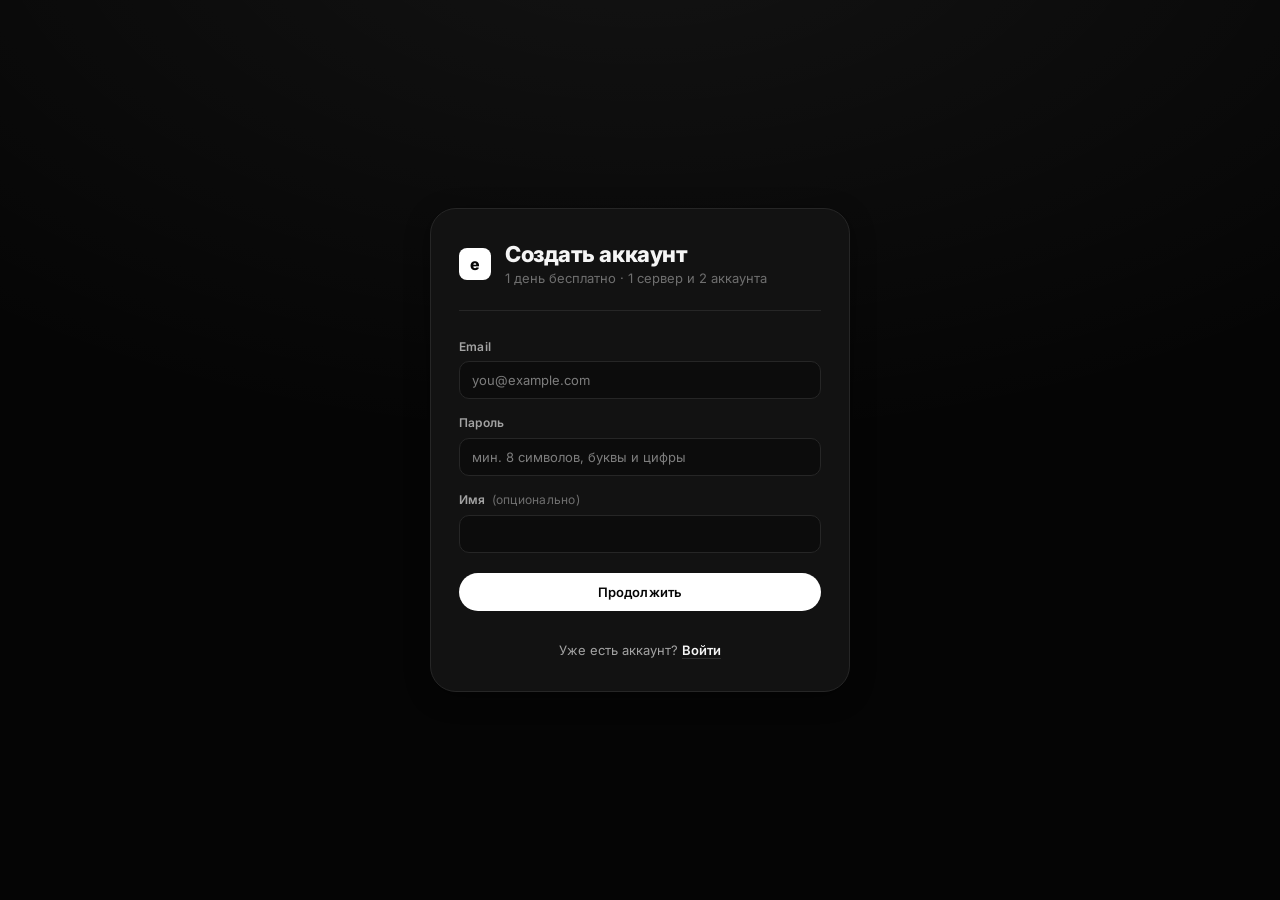
<file: frontend/register.html>
<!DOCTYPE html>
<html lang="ru">
<head>
  <meta charset="UTF-8" />
  <meta name="viewport" content="width=device-width, initial-scale=1.0, viewport-fit=cover" />
  <meta name="theme-color" content="#050505" />
  <title>exsender · Регистрация</title>
  <link rel="preconnect" href="https://fonts.googleapis.com" />
  <link rel="preconnect" href="https://fonts.gstatic.com" crossorigin />
  <link href="https://fonts.googleapis.com/css2?family=Inter:wght@400;500;600;700;800&display=swap" rel="stylesheet" />
  <link rel="stylesheet" href="css/style.css?v=20260608ui1" />
  <link rel="stylesheet" href="css/mobile.css?v=20260608ui1" />
</head>
<body class="login-body">
  <div class="login-wrap">
    <div class="login-card">
      <div class="login-brand">
        <a href="/" class="logo-mark">e</a>
        <div>
          <h1 class="login-title" id="registerTitle">Создать аккаунт</h1>
          <p class="login-sub" id="registerSub">1 день бесплатно · 1 сервер и 2 аккаунта</p>
        </div>
      </div>

      <div class="register-flow">
        <form id="registerForm" class="login-form register-step" autocomplete="on">
          <div class="field">
            <label class="field-label" for="email">Email</label>
            <input class="input" id="email" name="email" type="email" required autocomplete="email" placeholder="you@example.com" />
          </div>

          <div class="field">
            <label class="field-label" for="password">Пароль</label>
            <input class="input" id="password" name="password" type="password" minlength="8" required autocomplete="new-password" placeholder="мин. 8 символов, буквы и цифры" />
          </div>

          <div class="field">
            <label class="field-label" for="name">Имя <span class="field-mute">(опционально)</span></label>
            <input class="input" id="name" name="name" type="text" maxlength="80" autocomplete="name" />
          </div>

          <div class="field hp-field" aria-hidden="true">
            <label class="field-label" for="website">Website</label>
            <input class="input" id="website" name="_website" type="text" tabindex="-1" autocomplete="off" />
          </div>

          <p class="login-error" id="registerError" role="alert" aria-live="assertive" hidden></p>

          <button type="submit" class="btn-primary login-submit" id="registerBtn">
            <span>Продолжить</span>
          </button>

          <p class="login-foot">
            Уже есть аккаунт? <a href="/login">Войти</a>
          </p>
        </form>

        <div id="verifyPanel" class="login-form register-verify" hidden>
          <div class="register-verify-hero">
            <div class="register-verify-icon" aria-hidden="true">
              <img src="img/telegram-logo.svg" alt="" width="64" height="64" />
            </div>
            <h2 class="register-verify-title">Подтвердите в Telegram</h2>
            <p class="register-verify-text">
              Нажмите кнопку ниже, откройте бота и нажмите <strong>Start</strong>.
              Без этого аккаунт не создаётся.
            </p>
          </div>

          <a
            id="verifyBotLink"
            class="btn-telegram login-submit"
            href="#"
            target="_blank"
            rel="noopener noreferrer"
          >
            <img src="img/telegram-logo.svg" alt="" class="btn-telegram-icon" width="22" height="22" />
            <span id="verifyBotLabel">Открыть бота в Telegram</span>
          </a>

          <div class="register-verify-status" id="verifyWait" role="status" aria-live="polite">
            <span class="register-verify-pulse" aria-hidden="true"></span>
            <span class="register-verify-status-text">Ожидаем подтверждение…</span>
          </div>

          <p class="login-error" id="verifyError" role="alert" aria-live="assertive" hidden></p>

          <button type="button" class="btn-ghost login-submit" id="verifyBackBtn">
            Назад к форме
          </button>
        </div>
      </div>
    </div>
  </div>
  <script src="js/http.js" defer></script>
  <script src="js/register.js?v=verify2" defer></script>
</body>
</html>
</file>
<file: frontend/css/style.css>
/* ===== Reset & tokens ===== */
*, *::before, *::after { box-sizing: border-box; margin: 0; padding: 0; }

:root {
  --bg:           #050505;
  --bg-2:         #0c0c0c;
  --surface:      #121212;
  --surface-2:    #181818;
  --surface-3:    #1f1f1f;
  --line:         #262626;
  --line-2:       #2e2e2e;

  --text:         #f5f5f5;
  --text-dim:     #a3a3a3;
  --text-mute:    #6f6f6f;

  --accent:       #ffffff;
  --accent-soft:  #ededed;

  --good:         #4ade80;
  --bad:          #f87171;

  --r-sm: 10px;
  --r-md: 14px;
  --r-lg: 20px;
  --r-xl: 26px;

  --shadow: 0 6px 24px rgba(0, 0, 0, 0.4);
}

html, body { height: 100%; }

body {
  font-family: 'Inter', system-ui, -apple-system, Segoe UI, Roboto, sans-serif;
  background: var(--bg);
  color: var(--text);
  -webkit-font-smoothing: antialiased;
  font-size: 14px;
  line-height: 1.4;
}

button { font-family: inherit; cursor: pointer; border: 0; background: none; color: inherit; touch-action: manipulation; }
input  { font-family: inherit; outline: none; }
a      { color: inherit; text-decoration: none; }
svg    { width: 18px; height: 18px; flex-shrink: 0; }

/* ===== Accessibility: visible keyboard focus ===== */
:focus-visible { outline: 2px solid var(--accent); outline-offset: 2px; border-radius: 4px; }
:focus:not(:focus-visible) { outline: none; }

/* Visually hidden but available to assistive tech */
.sr-only {
  position: absolute !important;
  width: 1px; height: 1px;
  padding: 0; margin: -1px;
  overflow: hidden;
  clip: rect(0, 0, 0, 0);
  white-space: nowrap;
  border: 0;
}

/* Brighter, more readable input hints */
input::placeholder, textarea::placeholder { color: var(--text-dim); opacity: 0.75; }

/* Firefox scrollbar parity with the webkit styling used across the app */
* { scrollbar-width: thin; scrollbar-color: var(--line-2) transparent; }

/* ===== App layout ===== */
.app {
  display: grid;
  grid-template-columns: 260px 1fr;
  min-height: 100vh;
  gap: 18px;
  padding: 18px;
}

/* ===== Sidebar ===== */
.sidebar {
  background: var(--surface);
  border: 1px solid var(--line);
  border-radius: var(--r-xl);
  padding: 22px 16px;
  display: flex;
  flex-direction: column;
  gap: 18px;
  position: sticky;
  top: 18px;
  align-self: start;
  height: calc(100vh - 36px);
  overflow: hidden auto;
}

.sidebar::-webkit-scrollbar { width: 6px; }
.sidebar::-webkit-scrollbar-thumb { background: var(--line-2); border-radius: 3px; }

.logo {
  display: flex;
  align-items: center;
  gap: 10px;
  padding: 6px 8px 14px;
  border-bottom: 1px solid var(--line);
}
.logo-mark {
  width: 32px; height: 32px;
  display: grid; place-items: center;
  background: var(--accent);
  color: var(--bg);
  border-radius: 8px;
  font-weight: 800;
  font-size: 16px;
}
.logo-text {
  font-weight: 800;
  font-size: 20px;
  letter-spacing: -0.02em;
}

.nav { display: flex; flex-direction: column; gap: 4px; }
.nav-bottom { margin-top: auto; padding-top: 14px; border-top: 1px solid var(--line); }

.nav-item {
  display: flex;
  align-items: center;
  gap: 12px;
  padding: 11px 12px;
  border-radius: var(--r-sm);
  color: var(--text-dim);
  font-weight: 500;
  font-size: 14px;
  transition: background .15s, color .15s;
  position: relative;
}
.nav-item[hidden] { display: none !important; }
.nav-item .chev {
  margin-left: auto;
  width: 14px; height: 14px;
  opacity: .6;
}
.nav-item:hover {
  background: var(--surface-2);
  color: var(--text);
}
.nav-item.active {
  background: var(--surface-3);
  color: var(--text);
}
.nav-item.active::before {
  content: '';
  position: absolute;
  left: 0; top: 8px; bottom: 8px;
  width: 3px;
  background: var(--accent);
  border-radius: 0 3px 3px 0;
}

/* Sidebar bot status card */
.status-card {
  background: linear-gradient(180deg, #181818 0%, #0a0a0a 100%);
  border: 1px solid var(--line);
  border-radius: var(--r-md);
  padding: 14px 16px;
  display: flex;
  flex-direction: column;
  gap: 6px;
}
.status-row {
  display: flex;
  align-items: center;
  gap: 8px;
}
.status-title {
  font-size: 12px;
  color: var(--text-mute);
  font-weight: 500;
  text-transform: uppercase;
  letter-spacing: 0.06em;
}
.status-value {
  font-family: 'JetBrains Mono', ui-monospace, SFMono-Regular, Menlo, monospace;
  font-size: 15px;
  font-weight: 600;
  color: var(--text);
  word-break: break-all;
}
.status-meta {
  font-size: 12px;
  color: var(--text-dim);
}
.dot-led {
  width: 8px; height: 8px;
  border-radius: 50%;
  background: var(--text-mute);
  box-shadow: 0 0 0 0 rgba(0,0,0,0);
}
.dot-led.on  { background: var(--good); box-shadow: 0 0 8px rgba(74, 222, 128, 0.55); }
.dot-led.off { background: var(--bad);  box-shadow: 0 0 6px rgba(248, 113, 113, 0.4); }
.dot-led.neutral { background: var(--text-mute); box-shadow: none; }

/* ===== Main ===== */
.main {
  min-width: 0;
  display: flex;
  flex-direction: column;
  gap: 18px;
}

/* View panes — only the active tab is visible (display:flex overrides [hidden] without this) */
[data-view][hidden],
[data-view-only][hidden] {
  display: none !important;
}

[data-view]:not([hidden]) {
  display: flex;
  flex-direction: column;
  gap: 20px;
  min-width: 0;
}

/* Topbar */
.topbar {
  display: flex;
  align-items: flex-start;
  justify-content: space-between;
  gap: 16px;
  padding: 4px 4px 0;
  flex-wrap: wrap;
}
.topbar-left {
  display: flex;
  align-items: flex-start;
  gap: 12px;
  min-width: 0;
  flex: 1 1 200px;
}
.topbar-titles { min-width: 0; }
.topbar h1 { font-size: 26px; font-weight: 700; letter-spacing: -0.02em; }
.topbar .sub { color: var(--text-mute); font-size: 13px; margin-top: 2px; }

.menu-btn,
.back-btn { display: none; flex-shrink: 0; }
.back-btn:not([hidden]) { display: grid; }

.topbar-right {
  display: flex;
  align-items: flex-start;
  gap: 10px;
  flex: 1 1 320px;
  justify-content: flex-end;
  min-width: 0;
}
.topbar-tools {
  display: flex;
  align-items: center;
  flex-wrap: wrap;
  gap: 8px;
  justify-content: flex-end;
  min-width: 0;
}
.topbar-actions {
  display: flex;
  align-items: center;
  gap: 8px;
  flex-shrink: 0;
}

.search {
  display: flex;
  align-items: center;
  gap: 8px;
  background: var(--surface);
  border: 1px solid var(--line);
  border-radius: 999px;
  padding: 9px 16px;
  width: 280px;
  color: var(--text-dim);
}
.search input {
  background: transparent;
  border: 0;
  color: var(--text);
  width: 100%;
  font-size: 13px;
}
.search input::placeholder { color: var(--text-mute); }

.icon-btn {
  width: 38px; height: 38px;
  border-radius: 999px;
  background: var(--surface);
  border: 1px solid var(--line);
  color: var(--text-dim);
  display: grid; place-items: center;
  position: relative;
  transition: background .15s, color .15s, border-color .15s;
}
.icon-btn:hover { background: var(--surface-2); color: var(--text); }
.icon-btn.ghost { width: 32px; height: 32px; background: transparent; border-color: transparent; }
.icon-btn.ghost:hover { background: var(--surface-2); }
.icon-btn .dot {
  position: absolute;
  top: 8px; right: 10px;
  width: 7px; height: 7px;
  background: var(--accent);
  border-radius: 50%;
  border: 2px solid var(--surface);
}

.avatar {
  width: 38px; height: 38px;
  border-radius: 50%;
  background: linear-gradient(135deg, #2a2a2a, #1a1a1a);
  border: 1px solid var(--line);
  display: grid; place-items: center;
  font-weight: 700;
  color: var(--text);
}

/* Filter bar */
.filter-bar {
  display: flex;
  align-items: center;
  justify-content: center;
  gap: 12px;
  flex-wrap: wrap;
}

.filter-bar-end {
  justify-content: flex-end;
}

.period-tabs {
  display: flex;
  background: var(--surface);
  border: 1px solid var(--line);
  border-radius: 999px;
  padding: 4px;
  gap: 2px;
  max-width: 100%;
  overflow-x: auto;
  -webkit-overflow-scrolling: touch;
  scrollbar-width: none;
}
.period-tabs::-webkit-scrollbar { display: none; }
.period-tab {
  padding: 8px 22px;
  border-radius: 999px;
  font-weight: 500;
  color: var(--text-dim);
  font-size: 13px;
  transition: background .15s, color .15s;
  white-space: nowrap;
  flex-shrink: 0;
}
.period-tab:hover { color: var(--text); }
.period-tab.active {
  background: var(--accent);
  color: var(--bg);
  font-weight: 600;
}

.date-range {
  display: flex;
  align-items: center;
  gap: 10px;
  background: var(--surface);
  border: 1px solid var(--line);
  border-radius: 999px;
  padding: 9px 18px;
  font-weight: 500;
  font-size: 13px;
  color: var(--text-dim);
}

/* Stats */
.stats-grid {
  display: grid;
  grid-template-columns: repeat(4, 1fr);
  gap: 20px;
}
.stat-card {
  background: var(--surface);
  border: 1px solid var(--line);
  border-radius: var(--r-lg);
  padding: 22px;
  display: flex;
  flex-direction: column;
  gap: 8px;
  position: relative;
  overflow: hidden;
  transition: transform .2s, border-color .2s;
}
.stat-card:hover { transform: translateY(-2px); border-color: var(--line-2); }
/* Avoid sticky hover lift / jank on touch devices */
@media (hover: none) {
  .stat-card:hover, .btn-primary:hover, .btn-danger:hover { transform: none; }
}

.stat-card.highlight {
  background: linear-gradient(135deg, #f5f5f5 0%, #d4d4d4 100%);
  color: #0a0a0a;
  border-color: transparent;
}
.stat-card.highlight::after {
  content: '';
  position: absolute;
  inset: 0;
  background:
    repeating-linear-gradient(135deg, transparent 0 14px, rgba(0,0,0,0.03) 14px 15px);
  pointer-events: none;
}
.stat-card.highlight .stat-label,
.stat-card.highlight .stat-change em { color: rgba(0,0,0,0.55); }
.stat-card.highlight .stat-change.up    { color: #166534; }
.stat-card.highlight .stat-change.down  { color: #991b1b; }

.stat-label {
  font-size: 13px;
  color: var(--text-dim);
  font-weight: 500;
}
.stat-value {
  font-size: 28px;
  font-weight: 700;
  letter-spacing: -0.02em;
}
.stat-change {
  display: inline-flex;
  align-items: center;
  gap: 6px;
  font-size: 12px;
  font-weight: 600;
}
.stat-change svg { width: 14px; height: 14px; }
.stat-change em {
  font-style: normal;
  color: var(--text-mute);
  font-weight: 400;
  margin-left: 4px;
}
.stat-change.up   { color: var(--good); }
.stat-change.down { color: var(--bad); }

.stat-sub {
  font-size: 12px;
  color: var(--text-mute);
  font-weight: 500;
}
.stat-card.highlight .stat-sub { color: rgba(0,0,0,0.55); }

/* Card */
.card {
  background: var(--surface);
  border: 1px solid var(--line);
  border-radius: var(--r-lg);
  padding: 22px;
}
.card-head {
  display: flex;
  align-items: center;
  justify-content: space-between;
  margin-bottom: 16px;
}
.card-head h3 { font-size: 16px; font-weight: 700; }
.card-actions { display: flex; gap: 4px; align-items: center; }

.chip {
  display: inline-flex;
  align-items: center;
  gap: 6px;
  padding: 4px 10px;
  border-radius: 999px;
  background: var(--surface-2);
  border: 1px solid var(--line);
  font-size: 11px;
  font-weight: 600;
  letter-spacing: 0.04em;
  text-transform: uppercase;
  color: var(--text-dim);
  font-family: 'JetBrains Mono', ui-monospace, monospace;
}
.chip.on  { background: rgba(74, 222, 128, 0.12); border-color: rgba(74, 222, 128, 0.35); color: var(--good); }
.chip.off { background: rgba(248, 113, 113, 0.10); border-color: rgba(248, 113, 113, 0.30); color: var(--bad); }
/* Neutral chip — for idle / unknown states that are NOT errors */
.chip.neutral { background: var(--surface-2); border-color: var(--line-2); color: var(--text-dim); }

.mono { font-family: 'JetBrains Mono', ui-monospace, SFMono-Regular, monospace; }

/* Charts row */
.charts-row {
  display: grid;
  grid-template-columns: 1.45fr 0.85fr 1fr;
  gap: 20px;
}
.chart-wrap {
  height: 260px;
  position: relative;
}
.chart-empty {
  position: absolute;
  inset: 0;
  display: flex;
  align-items: center;
  justify-content: center;
  color: var(--text-mute);
  font-size: 13px;
  text-align: center;
  padding: 16px;
}
.chart-wrap canvas[hidden],
.chart-wrap .bar-chart[hidden] {
  display: none !important;
}

.bar-chart {
  display: flex;
  flex-direction: column;
  height: 100%;
  min-height: 220px;
  gap: 8px;
}
.bar-chart-rows {
  flex: 1;
  display: flex;
  flex-direction: column;
  gap: 10px;
  overflow: auto;
  padding: 4px 2px;
}
.bar-chart-row {
  display: grid;
  grid-template-columns: minmax(72px, 120px) 1fr minmax(42px, 52px);
  align-items: center;
  gap: 10px;
  min-width: 0;
}
.bar-chart-label {
  font-size: 11px;
  font-weight: 600;
  color: var(--text-mute);
  overflow: hidden;
  text-overflow: ellipsis;
  white-space: nowrap;
}
.bar-chart-track {
  display: flex;
  height: 22px;
  min-width: 0;
  background: var(--surface-2);
  border: 1px solid var(--line);
  border-radius: 8px;
  overflow: hidden;
}
.bar-chart-on {
  display: block;
  height: 100%;
  background: rgba(245, 245, 245, 0.95);
  min-width: 2px;
}
.bar-chart-off {
  display: block;
  height: 100%;
  background: rgba(60, 60, 60, 0.95);
  min-width: 2px;
}
.bar-chart-val {
  font-size: 11px;
  color: var(--text-mute);
  text-align: right;
}
.bar-chart-legend {
  display: flex;
  gap: 16px;
  justify-content: center;
  padding-top: 4px;
  font-size: 11px;
  color: var(--text-mute);
}
.bar-chart-legend span {
  display: inline-flex;
  align-items: center;
  gap: 6px;
}
.bar-chart-dot {
  display: inline-block;
  width: 10px;
  height: 10px;
  border-radius: 3px;
}
.bar-chart-dot.on { background: rgba(245, 245, 245, 0.95); }
.bar-chart-dot.off { background: rgba(60, 60, 60, 0.95); }

/* Active account card */
.active-card { display: flex; flex-direction: column; }
.active-name {
  font-family: 'JetBrains Mono', ui-monospace, monospace;
  font-size: 22px;
  font-weight: 700;
  letter-spacing: -0.01em;
  margin: 2px 0 14px;
  word-break: break-all;
}
.active-grid {
  display: grid;
  grid-template-columns: 1fr 1fr;
  gap: 10px;
  background: var(--surface-2);
  border: 1px solid var(--line);
  border-radius: var(--r-md);
  padding: 14px;
}
.kv { display: flex; flex-direction: column; gap: 4px; min-width: 0; }
.kv-key {
  font-size: 11px;
  color: var(--text-mute);
  text-transform: uppercase;
  letter-spacing: 0.05em;
  font-weight: 500;
}
.kv-val {
  font-size: 13px;
  color: var(--text);
  font-weight: 600;
  overflow: hidden;
  text-overflow: ellipsis;
  white-space: nowrap;
}
.kv-val.mono { font-size: 12px; font-weight: 500; color: var(--text-dim); }
.kv-val--status {
  overflow: visible;
  white-space: normal;
}

.health-error {
  margin-top: 6px;
  padding: 8px 10px;
  border-radius: var(--r-sm);
  background: rgba(248, 113, 113, 0.1);
  border: 1px solid rgba(248, 113, 113, 0.32);
  color: #fca5a5;
  font-family: 'JetBrains Mono', ui-monospace, monospace;
  font-size: 11px;
  font-weight: 500;
  line-height: 1.45;
  word-break: break-word;
  white-space: normal;
  max-width: 100%;
}

.active-error {
  margin-top: 12px;
  padding: 10px 12px;
  border-radius: var(--r-sm);
  background: rgba(248, 113, 113, 0.12);
  border: 1px solid rgba(248, 113, 113, 0.38);
  color: #fca5a5;
  font-family: 'JetBrains Mono', ui-monospace, monospace;
  font-size: 12px;
  line-height: 1.5;
  word-break: break-word;
  white-space: pre-wrap;
}
.active-error::before {
  content: "Ошибка · ";
  color: #f87171;
  font-weight: 700;
  font-family: Inter, system-ui, sans-serif;
}

/* Community / ring */
.community {
  margin-top: 18px;
  background: var(--surface-2);
  border: 1px solid var(--line);
  border-radius: var(--r-md);
  padding: 14px 16px;
  display: flex;
  align-items: center;
  justify-content: space-between;
  gap: 12px;
}
.community h4 { font-size: 14px; font-weight: 700; margin-bottom: 6px; }

.ring {
  width: 64px; height: 64px;
  position: relative;
  flex-shrink: 0;
}
.ring svg { width: 100%; height: 100%; transform: rotate(-90deg); }
.ring-bg { fill: none; stroke: var(--surface-3); stroke-width: 9; }
.ring-fg {
  fill: none;
  stroke: var(--accent);
  stroke-width: 9;
  stroke-linecap: round;
  stroke-dasharray: 264 264;
  stroke-dashoffset: 264;
  transition: stroke-dashoffset .8s ease, opacity .3s ease;
}
.ring span {
  position: absolute;
  inset: 0;
  display: grid; place-items: center;
  font-size: 13px;
  font-weight: 700;
}

/* Pie chart */
.pie-card .card-head .chip {
  text-transform: none;
  letter-spacing: 0;
  font-family: inherit;
  font-size: 12px;
}
.pie-card .chip-on {
  background: rgba(245, 245, 245, 0.08);
  border-color: rgba(245, 245, 245, 0.18);
  color: var(--text);
}
.pie-card .chip-warn {
  background: rgba(248, 113, 113, 0.1);
  border-color: rgba(248, 113, 113, 0.28);
  color: #fca5a5;
}

.pie-wrap {
  min-height: 220px;
  position: relative;
  display: flex;
  align-items: stretch;
  justify-content: center;
  padding: 4px 0 8px;
}
.pie-chart {
  display: block;
  width: 100%;
  padding: 0 8px 4px;
}
.pie-chart[hidden] { display: none !important; }

.msg-pie-panel {
  display: flex;
  flex-direction: column;
  align-items: center;
  gap: 14px;
  width: 100%;
}
.msg-pie-ring {
  display: flex;
  align-items: center;
  justify-content: center;
}
.msg-pie-metrics {
  display: flex;
  flex-direction: column;
  gap: 10px;
  width: 100%;
  max-width: 220px;
}
.msg-pie-metric {
  display: flex;
  flex-direction: column;
  gap: 6px;
}
.msg-pie-metric-track {
  height: 6px;
  border-radius: 999px;
  background: rgba(255, 255, 255, 0.06);
  overflow: hidden;
}
.msg-pie-metric-fill {
  height: 100%;
  border-radius: inherit;
  transition: width 0.55s ease;
}
.msg-pie-metric--sent .msg-pie-metric-fill {
  background: linear-gradient(90deg, #d4d4d4, #ffffff);
}
.msg-pie-metric--error .msg-pie-metric-fill {
  background: linear-gradient(90deg, #ef4444, #fca5a5);
}
.msg-pie-metric--unsent .msg-pie-metric-fill {
  background: linear-gradient(90deg, #404040, #737373);
}
.msg-pie-metric-row {
  display: flex;
  align-items: baseline;
  justify-content: space-between;
  gap: 10px;
}
.msg-pie-metric-label {
  font-size: 12px;
  color: var(--text-dim);
}
.msg-pie-metric-value {
  font-size: 14px;
  font-weight: 700;
  font-variant-numeric: tabular-nums;
  color: var(--text);
  flex-shrink: 0;
}
.msg-pie-metric-hint {
  font-size: 11px;
  color: var(--text-mute);
}

.pie-svg {
  width: 148px;
  height: 148px;
  flex-shrink: 0;
}
.pie-sent { fill: rgba(245, 245, 245, 0.95); }
.pie-unsent { fill: rgba(70, 70, 70, 0.95); }
.pie-error { fill: #f87171; }
.pie-hole { fill: var(--surface); }
.pie-center {
  fill: var(--text);
  font-size: 18px;
  font-weight: 800;
  text-anchor: middle;
  dominant-baseline: middle;
}
.pie-center-sub {
  fill: var(--text-mute);
  font-size: 8px;
  font-weight: 600;
  letter-spacing: 0.08em;
  text-transform: uppercase;
  text-anchor: middle;
  dominant-baseline: middle;
}

/* Heatmap */
.heatmap-card { max-width: 100%; }
.heatmap-wrap {
  overflow-x: auto;
  overflow-y: hidden;
  -webkit-overflow-scrolling: touch;
  padding: 4px 0 8px;
  max-height: 360px;
}
.heatmap-grid {
  display: flex;
  flex-direction: column;
  gap: 3px;
  width: 100%;
  min-width: 640px;
}
.heatmap-row {
  display: grid;
  grid-template-columns: 36px repeat(24, minmax(18px, 1fr));
  gap: 3px;
  align-items: center;
}
.heatmap-row-label {
  font-size: 10px;
  color: var(--text-mute);
  font-weight: 600;
  text-align: right;
  padding-right: 4px;
}
.heatmap-hour-labels {
  display: grid;
  grid-template-columns: 36px repeat(24, minmax(18px, 1fr));
  gap: 3px;
  margin-bottom: 4px;
}
.heatmap-hour-labels span {
  font-size: 9px;
  color: var(--text-mute);
  text-align: center;
}
.heatmap-cell {
  height: 18px;
  width: 100%;
  min-width: 0;
  border-radius: 3px;
  background: var(--surface-3);
  border: 1px solid var(--line);
  transition: transform .12s;
}
.heatmap-cell[data-level="0"] { background: var(--surface-3); opacity: 0.55; }
.heatmap-cell[data-level="1"] { background: rgba(245, 245, 245, 0.22); }
.heatmap-cell[data-level="2"] { background: rgba(245, 245, 245, 0.42); }
.heatmap-cell[data-level="3"] { background: rgba(245, 245, 245, 0.62); }
.heatmap-cell[data-level="4"] { background: rgba(245, 245, 245, 0.82); }
.heatmap-cell[data-level="5"] { background: rgba(245, 245, 245, 0.98); }
.heatmap-legend {
  display: flex;
  align-items: center;
  gap: 8px;
  margin-top: 10px;
  font-size: 11px;
  color: var(--text-mute);
}
.heatmap-legend-scale {
  display: flex;
  gap: 3px;
}
.heatmap-legend-scale i {
  width: 12px;
  height: 12px;
  border-radius: 3px;
  display: block;
  border: 1px solid var(--line);
}
.heatmap-legend-scale i[data-level="0"] { background: var(--surface-3); opacity: 0.55; }
.heatmap-legend-scale i[data-level="1"] { background: rgba(245, 245, 245, 0.22); }
.heatmap-legend-scale i[data-level="2"] { background: rgba(245, 245, 245, 0.42); }
.heatmap-legend-scale i[data-level="3"] { background: rgba(245, 245, 245, 0.62); }
.heatmap-legend-scale i[data-level="4"] { background: rgba(245, 245, 245, 0.82); }
.heatmap-legend-scale i[data-level="5"] { background: rgba(245, 245, 245, 0.98); }

/* Bulk actions */
.bulk-bar {
  display: flex;
  align-items: center;
  justify-content: space-between;
  gap: 12px;
  flex-wrap: wrap;
  background: var(--surface-2);
  border: 1px solid var(--line);
  border-radius: var(--r-md);
  padding: 10px 14px;
}
.bulk-count { font-size: 13px; font-weight: 600; color: var(--text-dim); }
.bulk-actions { display: flex; flex-wrap: wrap; gap: 8px; align-items: center; }

.th-check, .td-check {
  width: 40px;
  text-align: center;
}
.td-check input, .th-check input {
  width: 16px;
  height: 16px;
  accent-color: var(--accent);
  cursor: pointer;
}

/* Session manager */
.session-drop-zone {
  border: 2px dashed var(--line-2);
  border-radius: var(--r-md);
  padding: 28px 16px;
  text-align: center;
  color: var(--text-dim);
  transition: border-color .15s, background .15s;
  cursor: pointer;
}
.session-drop-zone svg {
  width: 32px;
  height: 32px;
  margin: 0 auto 10px;
  color: var(--text-mute);
}
.session-drop-zone p { margin-bottom: 6px; font-size: 14px; }
.session-drop-zone.dragover {
  border-color: var(--accent);
  background: rgba(255, 255, 255, 0.04);
}
.session-status-list {
  display: flex;
  flex-direction: column;
  gap: 8px;
  margin-top: 14px;
}
.session-status-item {
  display: flex;
  align-items: center;
  justify-content: space-between;
  gap: 10px;
  padding: 10px 12px;
  background: var(--surface-2);
  border: 1px solid var(--line);
  border-radius: var(--r-sm);
  font-size: 13px;
}
.session-status-item .mono { font-size: 12px; }

/* Proxy check row */
.proxy-field-row {
  display: flex;
  gap: 8px;
  align-items: stretch;
}
.proxy-field-row .input { flex: 1; min-width: 0; }
.proxy-field-row .btn-ghost { flex-shrink: 0; white-space: nowrap; }
.proxy-check-result.ok { color: var(--good); }
.proxy-check-result.err { color: var(--bad); }

@media (max-width: 900px) {
  .table-wrap.table-cards #accountsBody tr.account-row .td-check::before {
    content: none;
  }
  .bulk-bar { flex-direction: column; align-items: stretch; }
  .bulk-actions { justify-content: flex-start; }
  .chats-filter-bar {
    top: 0;
    margin: 0 -12px 8px;
    padding: 8px 12px;
    position: sticky;
    z-index: 35;
  }
  .chats-table { min-width: 0; }
  .chats-table-wrap {
    max-height: none;
    overflow-x: visible;
  }
  .table-wrap.table-cards #allChatsBody tr.chat-row {
    padding-top: 8px;
    position: relative;
  }
  .table-wrap.table-cards .chats-table.chats-filter-account tbody td.col-vds,
  .table-wrap.table-cards .chats-table.chats-filter-account tbody td.col-account,
  .table-wrap.table-cards .chats-table.chats-filter-bot tbody td.col-vds {
    display: none;
  }
  .table-wrap.table-cards .chats-table tbody td.col-interval,
  .table-wrap.table-cards .chats-table tbody td.col-text {
    display: none;
  }
  .table-wrap.table-cards .chats-table tbody td.td-toggle::before {
    content: none;
  }
  .table-wrap.table-cards .chats-table tbody td.td-toggle {
    position: absolute;
    top: 12px;
    right: 14px;
    border: 0;
    padding: 0;
    display: block;
  }
  .heatmap-grid { min-width: 480px; }
  .heatmap-cell { height: 14px; }
}

/* Table */
.table-wrap {
  overflow-x: auto;
  -webkit-overflow-scrolling: touch;
}
.table-wrap.table-cards {
  overflow-x: auto;
}

@media (max-width: 900px) {
  .table-wrap.table-cards {
    overflow-x: visible;
  }
}
table.purchases {
  width: 100%;
  border-collapse: collapse;
  min-width: 880px;
}
table.purchases th {
  text-align: left;
  font-size: 12px;
  text-transform: uppercase;
  letter-spacing: 0.04em;
  color: var(--text-mute);
  font-weight: 500;
  padding: 12px 14px;
  border-bottom: 1px solid var(--line);
}
table.purchases td {
  padding: 14px;
  border-bottom: 1px solid var(--line);
  font-size: 14px;
  font-weight: 500;
}
table.purchases tbody tr:last-child td { border-bottom: 0; }
table.purchases tbody tr { transition: background .15s; }
table.purchases tbody tr:hover { background: var(--surface-2); }

.course-cell {
  display: flex;
  align-items: center;
  gap: 12px;
}
.course-thumb {
  width: 42px; height: 42px;
  border-radius: 10px;
  background: linear-gradient(135deg, #2a2a2a, #141414);
  display: grid; place-items: center;
  font-size: 20px;
  border: 1px solid var(--line);
}
.account-thumb {
  font-family: 'JetBrains Mono', ui-monospace, monospace;
  font-size: 13px;
  font-weight: 700;
  color: var(--text);
  letter-spacing: 0.02em;
}
.account-meta { display: flex; flex-direction: column; gap: 3px; min-width: 0; }
.account-name {
  font-size: 14px;
  font-weight: 600;
  color: var(--text);
  display: inline-flex;
  align-items: center;
  gap: 8px;
}
.account-sub {
  font-size: 11.5px;
  color: var(--text-mute);
  font-weight: 500;
}
.tag-active {
  font-size: 9.5px;
  font-weight: 700;
  letter-spacing: 0.08em;
  text-transform: uppercase;
  padding: 2px 6px;
  border-radius: 4px;
  background: var(--accent);
  color: var(--bg);
}
.cell-strong { font-weight: 600; color: var(--text); }
.cell-dim    { color: var(--text-dim); font-weight: 500; }
.cell-mute   { color: var(--text-mute); font-weight: 500; }

.row-active td { background: rgba(255, 255, 255, 0.025); }
.empty-row {
  text-align: center !important;
  padding: 28px !important;
  color: var(--text-mute);
  font-weight: 500;
}

#refreshBtn.spinning svg { animation: rb-spin .6s linear; }
@keyframes rb-spin { from { transform: rotate(0); } to { transform: rotate(360deg); } }

/* ===== Primary / ghost / danger buttons ===== */
.btn-primary,
.btn-ghost,
.btn-danger {
  display: inline-flex;
  align-items: center;
  gap: 8px;
  height: 38px;
  padding: 0 16px;
  border-radius: 999px;
  font-weight: 600;
  font-size: 13px;
  letter-spacing: 0.01em;
  border: 1px solid transparent;
  transition: background .15s, color .15s, border-color .15s, transform .15s;
}
.btn-primary { background: var(--accent); color: var(--bg); }
.btn-primary:hover { background: var(--accent-soft); transform: translateY(-1px); }
.btn-primary svg { width: 16px; height: 16px; }
.btn-ghost { background: transparent; color: var(--text-dim); border-color: var(--line); }
.btn-ghost:hover { color: var(--text); background: var(--surface-2); border-color: var(--line-2); }
.btn-danger { background: var(--bad); color: #1a0000; }
.btn-danger:hover { background: #fca5a5; transform: translateY(-1px); }

/* ===== Row actions ===== */
.th-actions { text-align: right; }
.row-actions {
  display: inline-flex;
  align-items: center;
  gap: 4px;
  justify-content: flex-end;
}
.ra {
  width: 30px; height: 30px;
  min-width: 30px; min-height: 30px;
  border-radius: 8px;
  background: transparent;
  border: 1px solid transparent;
  color: var(--text-dim);
  display: grid; place-items: center;
  transition: background .15s, color .15s, border-color .15s;
}
.ra svg { width: 15px; height: 15px; }
.ra:hover { background: var(--surface-2); color: var(--text); border-color: var(--line); }
.ra.ra-on { color: var(--accent); }
.ra.ra-start { color: var(--good); }
.ra.ra-stop  { color: var(--bad); }
.ra.ra-danger:hover { color: var(--bad); border-color: rgba(248,113,113,0.4); background: rgba(248,113,113,0.08); }

/* ===== Modal ===== */
.modal-root[hidden] {
  display: none !important;
  pointer-events: none !important;
}

.modal-root {
  position: fixed;
  inset: 0;
  z-index: 130;
  display: grid;
  place-items: center;
  opacity: 0;
  transition: opacity .18s;
}

.bot-select {
  min-width: 150px;
  max-width: 220px;
  padding: 9px 34px 9px 12px;
  font-size: 13px;
  font-weight: 500;
  background-color: var(--surface-2);
  border: 1px solid var(--line);
  border-radius: var(--r-sm);
  color: var(--text);
  cursor: pointer;
}

.chats-search {
  min-width: 140px;
  max-width: 180px;
  padding: 9px 12px;
  font-size: 13px;
}

.modal-root.in { opacity: 1; }
.modal-backdrop {
  position: absolute;
  inset: 0;
  background: rgba(0, 0, 0, 0.65);
  backdrop-filter: blur(4px);
}
.modal-panel {
  position: relative;
  width: min(560px, calc(100vw - 32px));
  max-height: calc(100vh - 60px);
  background: var(--surface);
  border: 1px solid var(--line-2);
  border-radius: var(--r-lg);
  box-shadow: 0 20px 60px rgba(0, 0, 0, 0.6);
  display: flex;
  flex-direction: column;
  transform: translateY(8px) scale(.99);
  transition: transform .18s;
  overflow: hidden;
}
.modal-root.in .modal-panel { transform: translateY(0) scale(1); }
.modal-panel.modal-wide { width: min(960px, calc(100vw - 32px)); }
.modal-head {
  display: flex;
  align-items: center;
  justify-content: space-between;
  padding: 18px 22px 14px;
  border-bottom: 1px solid var(--line);
}
.modal-head h3 { font-size: 16px; font-weight: 700; letter-spacing: -0.01em; }
.modal-body {
  padding: 18px 22px;
  overflow-y: auto;
  min-height: 60px;
}
.modal-body::-webkit-scrollbar { width: 6px; }
.modal-body::-webkit-scrollbar-thumb { background: var(--line-2); border-radius: 3px; }
.modal-foot {
  display: flex;
  justify-content: flex-end;
  gap: 8px;
  padding: 14px 22px 18px;
  border-top: 1px solid var(--line);
}
.modal-text { color: var(--text-dim); font-size: 14px; line-height: 1.5; }

/* ===== Form primitives ===== */
.form-grid { display: flex; flex-direction: column; gap: 14px; }
.field { display: flex; flex-direction: column; gap: 6px; min-width: 0; }
.field-label {
  font-size: 12px;
  color: var(--text-dim);
  font-weight: 600;
  letter-spacing: 0.02em;
  display: flex; align-items: center; gap: 6px;
}
.field-label em {
  font-style: normal;
  font-size: 10.5px;
  font-weight: 500;
  color: var(--text-mute);
  text-transform: uppercase;
  letter-spacing: 0.06em;
}
.field-hint { font-size: 11.5px; color: var(--text-mute); }
.field-row { display: grid; grid-template-columns: 1fr 1fr; gap: 12px; }
.input {
  width: 100%;
  background: var(--bg-2);
  border: 1px solid var(--line);
  color: var(--text);
  font-size: 13px;
  padding: 10px 12px;
  border-radius: var(--r-sm);
  transition: border-color .15s, background .15s;
  font-family: inherit;
}
.input:focus { border-color: var(--accent); background: var(--surface); }
.input.mono { font-family: 'JetBrains Mono', ui-monospace, monospace; font-size: 12.5px; }
textarea.input { resize: vertical; min-height: 60px; line-height: 1.45; }

/* Native selects styled as .input — consistent chevron across browsers */
select.input {
  appearance: none;
  -webkit-appearance: none;
  -moz-appearance: none;
  padding-right: 34px;
  background-image: url("data:image/svg+xml,%3Csvg xmlns='http://www.w3.org/2000/svg' width='12' height='12' viewBox='0 0 24 24' fill='none' stroke='%23a3a3a3' stroke-width='2.2' stroke-linecap='round' stroke-linejoin='round'%3E%3Cpath d='M6 9l6 6 6-6'/%3E%3C/svg%3E");
  background-repeat: no-repeat;
  background-position: right 12px center;
}
select.input::-ms-expand { display: none; }

.check {
  display: inline-flex;
  align-items: center;
  gap: 10px;
  font-size: 13px;
  color: var(--text);
  cursor: pointer;
}
.check input[type="checkbox"] {
  width: 16px; height: 16px;
  accent-color: var(--accent);
}

.callout {
  background: var(--surface-2);
  border: 1px solid var(--line);
  border-radius: var(--r-md);
  padding: 12px 14px;
  font-size: 12.5px;
  color: var(--text-dim);
  line-height: 1.5;
}
.callout b { color: var(--text); font-weight: 600; }

/* ===== Toggle switch ===== */
.switch { position: relative; display: inline-block; width: 34px; height: 20px; }
.switch input { opacity: 0; width: 0; height: 0; }
.switch span {
  position: absolute; inset: 0;
  background: var(--surface-3);
  border: 1px solid var(--line-2);
  border-radius: 999px;
  cursor: pointer;
  transition: background .15s;
}
.switch span::before {
  content: '';
  position: absolute;
  top: 2px; left: 2px;
  width: 14px; height: 14px;
  background: var(--text-dim);
  border-radius: 50%;
  transition: transform .15s, background .15s;
}
.switch input:checked + span { background: var(--accent); border-color: var(--accent); }
.switch input:checked + span::before { transform: translateX(14px); background: var(--bg); }

/* ===== Chats drill-down ===== */
.chats-filter-bar {
  position: sticky;
  top: 56px;
  z-index: 30;
  background: var(--bg);
  margin: -4px 0 0;
  padding-bottom: 4px;
  border-bottom: 1px solid var(--line);
  display: flex;
  align-items: center;
  justify-content: space-between;
  gap: 12px;
  flex-wrap: wrap;
}
.chats-toolbar-actions { display: flex; gap: 8px; flex-shrink: 0; }
.chats-loading {
  font-size: 12px;
  color: var(--accent);
  animation: chats-pulse 1.2s ease-in-out infinite;
}
@keyframes chats-pulse {
  0%, 100% { opacity: 0.5; }
  50% { opacity: 1; }
}
.chats-bulk-left {
  display: flex;
  align-items: center;
  gap: 10px;
  margin-left: auto;
}
.switch-master { width: 42px; height: 24px; }
.switch-master span::before { width: 18px; height: 18px; top: 2px; left: 2px; }
.switch-master input:checked + span::before { transform: translateX(18px); }
.chats-table-wrap {
  max-height: min(65vh, 720px);
  overflow-y: auto;
}
.chats-table-wrap::-webkit-scrollbar { width: 6px; }
.chats-table-wrap::-webkit-scrollbar-thumb { background: var(--line-2); border-radius: 3px; }
.chats-table { min-width: 720px; }
.chats-table th, .chats-table td { padding: 10px 12px; }
.chats-table.chats-filter-account .col-vds,
.chats-table.chats-filter-account .col-account { display: none; }
.chats-table.chats-filter-bot .col-vds { display: none; }

/* ===== Toasts ===== */
.toasts {
  position: fixed;
  bottom: 20px; right: 20px;
  z-index: 200;
  display: flex;
  flex-direction: column;
  gap: 8px;
  pointer-events: none;
}
.toast {
  background: var(--surface);
  border: 1px solid var(--line-2);
  border-left: 3px solid var(--accent);
  color: var(--text);
  padding: 12px 16px;
  border-radius: var(--r-sm);
  font-size: 13px;
  font-weight: 500;
  box-shadow: 0 10px 30px rgba(0, 0, 0, 0.45);
  opacity: 0;
  transform: translateX(12px);
  transition: opacity .2s, transform .2s;
  max-width: 380px;
  pointer-events: auto;
}
.toast.in { opacity: 1; transform: translateX(0); }
.toast-ok  { border-left-color: var(--good); }
.toast-err { border-left-color: var(--bad);  }

/* ===== Log view ===== */
.log-view {
  font-family: 'JetBrains Mono', ui-monospace, SFMono-Regular, monospace;
  font-size: 12px;
  line-height: 1.55;
  color: var(--text);
  background: var(--bg);
  border: 1px solid var(--line);
  border-radius: var(--r-sm);
  padding: 12px 14px;
  max-height: 60vh;
  min-height: 280px;
  overflow-y: auto;
  white-space: pre-wrap;
  word-break: break-word;
}
.log-view::-webkit-scrollbar { width: 6px; }
.log-view::-webkit-scrollbar-thumb { background: var(--line-2); border-radius: 3px; }
.ra:disabled { opacity: .35; pointer-events: none; }
code {
  background: var(--surface-2);
  border: 1px solid var(--line);
  padding: 1px 6px;
  border-radius: 4px;
  font-family: 'JetBrains Mono', ui-monospace, monospace;
  font-size: 11.5px;
}

.badge {
  display: inline-flex;
  align-items: center;
  padding: 6px 18px;
  border-radius: 999px;
  font-size: 12px;
  font-weight: 600;
  letter-spacing: 0.02em;
}
.badge-paid    { background: var(--accent); color: var(--bg); }
.badge-pending { background: var(--surface-3); color: var(--text); border: 1px solid var(--line-2); }
.badge-failed  { background: rgba(248, 113, 113, 0.15); color: var(--bad); border: 1px solid rgba(248,113,113,0.3); }

/* ===== Responsive ===== */
@media (max-width: 1180px) {
  .stats-grid    { grid-template-columns: repeat(2, 1fr); }
  .charts-row    { grid-template-columns: 1fr 1fr; }
  .charts-row .active-card { grid-column: 1 / -1; }
}

@media (max-width: 900px) {
  html { -webkit-text-size-adjust: 100%; }

  .app {
    grid-template-columns: 1fr;
    padding: 0;
    gap: 0;
  }

  .menu-btn { display: grid; }

  .topbar-left:has(.back-btn:not([hidden])) .menu-btn {
    display: none;
  }

  .sidebar {
    position: fixed;
    top: 0;
    left: 0;
    bottom: 0;
    width: min(288px, 88vw);
    height: 100vh;
    height: 100dvh;
    z-index: 120;
    transform: translateX(-105%);
    transition: transform .25s ease;
    border-radius: 0;
    border-left: 0;
    border-top: 0;
    border-bottom: 0;
    padding-top: max(18px, env(safe-area-inset-top));
    padding-bottom: max(18px, env(safe-area-inset-bottom));
    box-shadow: 8px 0 32px rgba(0, 0, 0, 0.45);
  }

  body.sidebar-open .sidebar { transform: translateX(0); }
  body.sidebar-open { overflow: hidden; }

  .sidebar-backdrop {
    position: fixed;
    inset: 0;
    z-index: 110;
    background: rgba(0, 0, 0, 0.62);
    backdrop-filter: blur(3px);
  }
  .sidebar-backdrop[hidden] { display: none !important; }

  .main {
    min-height: 100vh;
    min-height: 100dvh;
    padding: max(12px, env(safe-area-inset-top)) 12px max(16px, env(safe-area-inset-bottom));
    gap: 14px;
  }

  .topbar {
    position: sticky;
    top: 0;
    z-index: 40;
    background: var(--bg);
    margin: -12px -12px 0;
    padding: max(10px, env(safe-area-inset-top)) 12px 10px;
    border-bottom: 1px solid var(--line);
  }

  .topbar-left { align-items: center; flex: 1 1 auto; }
  .topbar h1 { font-size: 20px; }
  .topbar .sub { font-size: 12px; }

  .topbar-right {
    width: 100%;
    flex-direction: column;
    align-items: stretch;
    gap: 8px;
  }

  .topbar-tools {
    display: flex;
    flex-wrap: nowrap;
    overflow-x: auto;
    -webkit-overflow-scrolling: touch;
    justify-content: flex-start;
    padding-bottom: 2px;
    scrollbar-width: none;
  }
  .topbar-tools::-webkit-scrollbar { display: none; }

  .topbar-tools .search {
    order: -1;
    width: 100%;
    min-width: 100%;
    flex: 0 0 100%;
  }

  .topbar-tools .bot-select,
  .topbar-tools .chats-search {
    flex: 0 0 auto;
    min-width: 132px;
    max-width: none;
  }

  .topbar-tools .btn-primary,
  .topbar-tools .btn-ghost {
    flex: 0 0 auto;
    white-space: nowrap;
  }

  .topbar-actions {
    align-self: flex-end;
  }

  .search { width: 100%; }

  .filter-bar {
    justify-content: flex-start;
    align-items: stretch;
  }

  .filter-bar .date-range {
    width: 100%;
    justify-content: center;
  }

  .card {
    padding: 16px;
    border-radius: var(--r-md);
  }

  .card-head {
    flex-wrap: wrap;
    gap: 8px;
    align-items: flex-start;
  }

  .charts-row {
    grid-template-columns: 1fr;
    gap: 14px;
  }

  .chart-wrap,
  .pie-wrap {
    height: auto;
    min-height: 200px;
  }

  .msg-pie-metrics {
    max-width: 100%;
  }

  .bar-chart { min-height: 180px; }

  .bar-chart-row {
    grid-template-columns: minmax(64px, 96px) 1fr minmax(38px, 48px);
    gap: 8px;
  }

  .stat-card:hover { transform: none; }

  .table-wrap.table-cards thead { display: none; }

  .table-wrap.table-cards table.purchases {
    min-width: 0;
    border-collapse: separate;
    border-spacing: 0 10px;
  }

  .table-wrap.table-cards table.purchases tbody tr {
    display: block;
    background: var(--surface-2);
    border: 1px solid var(--line);
    border-radius: var(--r-md);
    padding: 4px 14px 10px;
  }

  .table-wrap.table-cards table.purchases tbody tr:hover {
    background: var(--surface-2);
  }

  .table-wrap.table-cards table.purchases tbody tr.row-active {
    border-color: var(--line-2);
    box-shadow: inset 0 0 0 1px rgba(255, 255, 255, 0.04);
  }

  .table-wrap.table-cards table.purchases tbody td {
    display: flex;
    align-items: flex-start;
    justify-content: space-between;
    gap: 12px;
    padding: 10px 0;
    border-bottom: 1px solid var(--line);
    text-align: right;
  }

  .table-wrap.table-cards table.purchases tbody td:last-child {
    border-bottom: 0;
  }

  .table-wrap.table-cards table.purchases tbody td::before {
    content: attr(data-label);
    font-size: 10px;
    font-weight: 600;
    letter-spacing: 0.05em;
    text-transform: uppercase;
    color: var(--text-mute);
    text-align: left;
    flex: 0 0 92px;
    padding-top: 2px;
  }

  .table-wrap.table-cards table.purchases tbody td > * {
    max-width: 100%;
  }

  .table-wrap.table-cards table.purchases tbody td.td-toggle {
    align-items: center;
  }

  .table-wrap.table-cards table.purchases tbody td.td-toggle::before {
    padding-top: 0;
  }

  .table-wrap.table-cards table.purchases tbody td.td-actions {
    justify-content: flex-end;
    padding-top: 12px;
    border-bottom: 0;
  }

  .table-wrap.table-cards table.purchases tbody td.td-actions::before {
    display: none;
  }

  .table-wrap.table-cards table.purchases tbody td .row-actions {
    flex-wrap: wrap;
    justify-content: flex-end;
  }

  .table-wrap.table-cards table.purchases tbody td .course-cell {
    flex-direction: column;
    align-items: flex-end;
    gap: 8px;
  }

  .table-wrap.table-cards table.purchases tbody td .account-meta {
    align-items: flex-end;
  }

  .table-wrap.table-cards .empty-row {
    display: block !important;
    text-align: center;
    border: 0;
    padding: 20px 12px !important;
  }

  .table-wrap.table-cards .empty-row::before {
    display: none !important;
  }

  .modal-root {
    place-items: end center;
    padding: 0;
  }

  .modal-panel {
    width: 100%;
    max-width: none;
    max-height: min(92vh, 92dvh);
    border-radius: var(--r-lg) var(--r-lg) 0 0;
    transform: translateY(100%);
  }

  .modal-root.in .modal-panel {
    transform: translateY(0);
  }

  .modal-panel.modal-wide {
    width: 100%;
  }

  .modal-head,
  .modal-body,
  .modal-foot {
    padding-left: 16px;
    padding-right: 16px;
  }

  .modal-foot {
    flex-wrap: wrap;
  }

  .modal-foot .btn-primary,
  .modal-foot .btn-ghost,
  .modal-foot .btn-danger {
    flex: 1 1 auto;
    justify-content: center;
    min-height: 44px;
  }

  .field-row {
    grid-template-columns: 1fr;
  }

  .chats-table-wrap {
    max-height: none;
  }

  .toasts {
    left: 12px;
    right: 12px;
    bottom: max(12px, env(safe-area-inset-bottom));
  }

  .toast {
    max-width: none;
    width: 100%;
  }

  .log-view {
    max-height: 50vh;
    min-height: 200px;
  }

  .btn-primary,
  .btn-ghost,
  .btn-danger {
    min-height: 40px;
  }

  .icon-btn {
    width: 42px;
    height: 42px;
  }
}

@media (max-width: 520px) {
  .stats-grid { grid-template-columns: 1fr; gap: 12px; }

  .stat-card { padding: 16px; }
  .stat-value { font-size: 24px; }

  .topbar h1 { font-size: 18px; }
  .topbar .sub { display: none; }

  .period-tab { padding: 8px 14px; font-size: 12px; }

  .active-grid { grid-template-columns: 1fr; }
  .active-name { font-size: 18px; }
  .kv-val { white-space: normal; word-break: break-word; }

  .community {
    flex-direction: column;
    align-items: stretch;
    text-align: center;
  }

  .community .ring {
    margin: 0 auto;
  }

  .pie-svg {
    width: 132px;
    height: 132px;
  }

  .card-head h3 { font-size: 15px; }

  .chip {
    font-size: 10px;
    padding: 4px 8px;
  }

  .login-body { padding: 16px; }
  .login-card { padding: 24px 18px; }
  .login-title { font-size: 20px; }
}

@media (max-width: 380px) {
  .topbar-tools .btn-primary span,
  .topbar-tools .btn-ghost span {
    display: none;
  }

  .topbar-tools .btn-primary,
  .topbar-tools .btn-ghost {
    width: 42px;
    padding: 0;
    justify-content: center;
  }
}

/* ===== Login page ===== */
.login-body {
  min-height: 100vh;
  min-height: 100dvh;
  display: grid;
  place-items: center;
  background:
    radial-gradient(ellipse 80% 60% at 50% -10%, rgba(255,255,255,.06), transparent),
    var(--bg);
  padding: 24px;
}

.login-wrap {
  width: 100%;
  max-width: 420px;
}

.login-card-wide { max-width: 100%; }
.login-wrap:has(.login-card-wide) { max-width: 520px; }

.login-card {
  background: var(--surface);
  border: 1px solid var(--line);
  border-radius: var(--r-xl);
  padding: 32px 28px;
  box-shadow: var(--shadow);
}

.login-brand {
  display: flex;
  align-items: center;
  gap: 14px;
  margin-bottom: 28px;
  padding-bottom: 22px;
  border-bottom: 1px solid var(--line);
}

.login-title {
  font-size: 22px;
  font-weight: 800;
  letter-spacing: -0.02em;
  line-height: 1.2;
}

.login-sub {
  font-size: 13px;
  color: var(--text-mute);
  margin-top: 2px;
}

.login-form {
  display: flex;
  flex-direction: column;
  gap: 16px;
}

.login-form[hidden] {
  display: none !important;
}

/* Registration — Telegram verify step */
.register-flow {
  position: relative;
}

.register-step--leave {
  animation: register-step-leave 0.28s ease forwards;
  pointer-events: none;
}

.register-step--enter {
  animation: register-step-enter 0.45s cubic-bezier(0.22, 1, 0.36, 1) both;
}

@keyframes register-step-leave {
  from { opacity: 1; transform: translateY(0); }
  to { opacity: 0; transform: translateY(-12px); }
}

@keyframes register-step-enter {
  from { opacity: 0; transform: translateY(16px); }
  to { opacity: 1; transform: translateY(0); }
}

.register-verify-hero {
  text-align: center;
  padding: 4px 0 8px;
}

.register-verify-icon {
  width: 72px;
  height: 72px;
  margin: 0 auto 16px;
  border-radius: 50%;
  display: grid;
  place-items: center;
  background: radial-gradient(circle at 35% 25%, rgba(42, 171, 238, 0.35), rgba(34, 158, 217, 0.08));
  box-shadow: 0 0 0 1px rgba(42, 171, 238, 0.25), 0 12px 32px rgba(34, 158, 217, 0.18);
  animation: register-tg-glow 2.4s ease-in-out infinite;
}

.register-verify-icon img {
  width: 52px;
  height: 52px;
  display: block;
}

@keyframes register-tg-glow {
  0%, 100% { box-shadow: 0 0 0 1px rgba(42, 171, 238, 0.25), 0 12px 32px rgba(34, 158, 217, 0.18); }
  50% { box-shadow: 0 0 0 1px rgba(42, 171, 238, 0.45), 0 14px 40px rgba(34, 158, 217, 0.28); }
}

.register-verify-title {
  font-size: 18px;
  font-weight: 700;
  letter-spacing: -0.02em;
  margin-bottom: 8px;
}

.register-verify-text {
  font-size: 13px;
  line-height: 1.55;
  color: var(--text-mute);
  max-width: 320px;
  margin: 0 auto;
}

.register-verify-text strong {
  color: var(--text);
  font-weight: 600;
}

.btn-telegram {
  display: flex;
  align-items: center;
  justify-content: center;
  gap: 10px;
  width: 100%;
  padding: 12px 18px;
  margin-top: 4px;
  font-weight: 600;
  font-size: 14px;
  color: var(--bg);
  text-decoration: none;
  border: none;
  border-radius: var(--r-md);
  background: #fff;
  box-shadow: 0 2px 12px rgba(0, 0, 0, 0.18);
  transition: transform 0.15s ease, box-shadow 0.15s ease, background 0.15s ease;
}

.btn-telegram:hover {
  transform: translateY(-1px);
  background: #f2f2f2;
  box-shadow: 0 4px 16px rgba(0, 0, 0, 0.22);
}
/* The white CTA needs a dark focus ring (default white outline is invisible on it) */
.btn-telegram:focus-visible { outline-color: #229ed9; outline-offset: 3px; }

.btn-telegram-icon {
  flex-shrink: 0;
  display: block;
  border-radius: 50%;
}

.register-verify-status {
  display: flex;
  align-items: center;
  justify-content: center;
  gap: 10px;
  margin-top: 4px;
  padding: 10px 12px;
  font-size: 13px;
  color: var(--text-mute);
  background: rgba(42, 171, 238, 0.06);
  border: 1px solid rgba(42, 171, 238, 0.16);
  border-radius: var(--r-sm);
}

.register-verify-status[hidden] {
  display: none !important;
}

.register-verify-pulse {
  width: 8px;
  height: 8px;
  border-radius: 50%;
  background: #2aabee;
  flex-shrink: 0;
  animation: register-pulse 1.4s ease-in-out infinite;
}

@keyframes register-pulse {
  0%, 100% { opacity: 0.45; transform: scale(0.9); }
  50% { opacity: 1; transform: scale(1.15); }
}

.login-submit {
  width: 100%;
  justify-content: center;
  padding: 12px 18px;
  margin-top: 4px;
  font-weight: 600;
}

.login-error {
  font-size: 13px;
  color: var(--bad);
  padding: 10px 12px;
  background: rgba(248, 113, 113, .08);
  border: 1px solid rgba(248, 113, 113, .25);
  border-radius: var(--r-sm);
}

.hp-field {
  position: absolute;
  left: -9999px;
  width: 1px;
  height: 1px;
  overflow: hidden;
  opacity: 0;
  pointer-events: none;
}

.login-ok {
  font-size: 13px;
  color: var(--good);
  padding: 10px 12px;
  background: rgba(74, 222, 128, .08);
  border: 1px solid rgba(74, 222, 128, .25);
  border-radius: var(--r-sm);
}

.login-foot {
  margin-top: 14px;
  text-align: center;
  font-size: 13px;
  color: var(--text-dim);
}
.login-foot a {
  color: var(--text);
  font-weight: 600;
  text-decoration: underline;
  text-decoration-color: var(--line-2);
  text-underline-offset: 3px;
}
.login-foot a:hover { text-decoration-color: var(--text); }

.field-mute { color: var(--text-mute); font-weight: 400; }

.fp-bot-note { margin-bottom: 16px; }

.login-card .logo-mark {
  text-decoration: none;
}

.login-card textarea.input {
  resize: vertical;
  min-height: 80px;
  font-family: inherit;
}

.sub-banner {
  display: flex;
  align-items: center;
  justify-content: space-between;
  gap: 12px;
  flex-wrap: wrap;
  padding: 12px 16px;
  margin-bottom: 4px;
  background: rgba(250, 204, 21, 0.08);
  border: 1px solid rgba(250, 204, 21, 0.22);
  border-radius: var(--r-md);
  font-size: 14px;
  color: var(--text);
}
.sub-banner[hidden] { display: none !important; }
.sub-banner-trial {
  background: rgba(59, 130, 246, 0.1);
  border-color: rgba(59, 130, 246, 0.28);
}
.sub-banner-btn {
  padding: 8px 16px;
  font-size: 13px;
  flex-shrink: 0;
}
.notify-banner {
  background: rgba(59, 130, 246, 0.1);
  border-color: rgba(59, 130, 246, 0.25);
  margin-bottom: 8px;
}

/* ===== Reduced motion ===== */
@media (prefers-reduced-motion: reduce) {
  *, *::before, *::after {
    animation-duration: 0.01ms !important;
    animation-iteration-count: 1 !important;
    transition-duration: 0.01ms !important;
    scroll-behavior: auto !important;
  }
}
</file>
<file: frontend/css/mobile.css>
/* ===== App panel (index) ===== */
@media (max-width: 900px) {
  html {
    overflow-x: clip;
    -webkit-text-size-adjust: 100%;
  }

  body {
    overflow-x: clip;
    overscroll-behavior-x: none;
  }
  .topbar {
    flex-direction: column;
    align-items: stretch;
    gap: 10px;
    padding-bottom: 8px;
  }

  .topbar-left {
    flex: none;
    width: 100%;
    align-items: center;
  }

  .topbar-titles {
    flex: 1;
    min-width: 0;
  }

  .topbar h1 {
    font-size: 20px;
    line-height: 1.2;
    overflow: hidden;
    text-overflow: ellipsis;
    white-space: nowrap;
  }

  .topbar-right {
    width: 100%;
    flex: none;
    flex-direction: row;
    flex-wrap: wrap;
    align-items: center;
    gap: 8px;
  }

  .topbar-actions {
    order: 1;
    margin-left: auto;
    align-self: center;
    flex-shrink: 0;
  }

  .topbar-tools {
    order: 2;
    flex: 1 1 100%;
    width: 100%;
    flex-wrap: nowrap;
    overflow-x: auto;
    -webkit-overflow-scrolling: touch;
    scrollbar-width: none;
    padding-bottom: 4px;
    mask-image: linear-gradient(to right, #000 92%, transparent);
    -webkit-mask-image: linear-gradient(to right, #000 92%, transparent);
  }

  .topbar-tools::-webkit-scrollbar {
    display: none;
  }

  .topbar-tools .search {
    order: -1;
    flex: 0 0 100%;
    width: 100%;
    min-width: 0;
    mask-image: none;
    -webkit-mask-image: none;
  }

  .topbar-tools .bot-select,
  .topbar-tools .chats-search {
    flex: 0 0 auto;
    min-width: 128px;
    max-width: none;
  }

  .sub-banner {
    flex-direction: column;
    align-items: stretch;
    text-align: left;
    gap: 10px;
    margin-left: 0;
    margin-right: 0;
  }

  .sub-banner-btn {
    width: 100%;
    justify-content: center;
    min-height: 44px;
  }

  .notify-banner {
    flex-direction: row;
    flex-wrap: wrap;
    align-items: center;
  }

  .filter-bar {
    flex-direction: column;
    align-items: stretch;
    gap: 10px;
  }

  .filter-bar .date-range {
    width: auto;
    align-self: flex-start;
  }

  .filter-bar .period-tabs {
    width: 100%;
  }

  .chats-filter-bar {
    flex-direction: column;
    align-items: stretch;
    gap: 10px;
    position: sticky;
    top: 0;
    z-index: 35;
    background: var(--bg);
    margin: 0 -12px 8px;
    padding: 10px 12px;
  }

  .chats-bulk-left {
    margin-left: 0;
    width: 100%;
    justify-content: space-between;
  }

  .bulk-bar {
    gap: 10px;
  }

  .bulk-actions {
    display: flex;
    flex-wrap: nowrap;
    overflow-x: auto;
    -webkit-overflow-scrolling: touch;
    gap: 8px;
    padding-bottom: 2px;
    scrollbar-width: none;
  }

  .bulk-actions::-webkit-scrollbar {
    display: none;
  }

  .bulk-actions .btn-primary,
  .bulk-actions .btn-ghost,
  .bulk-actions .btn-danger {
    flex: 0 0 auto;
    white-space: nowrap;
  }

  .card-head {
    flex-direction: column;
    align-items: stretch;
    gap: 10px;
  }

  .card-head .btn-ghost,
  .card-head .btn-primary {
    width: 100%;
    justify-content: center;
    min-height: 44px;
  }

  .session-status-item {
    flex-direction: column;
    align-items: flex-start;
    gap: 8px;
  }

  .proxy-field-row {
    flex-direction: column;
    align-items: stretch;
  }

  .proxy-field-row .btn-ghost {
    width: 100%;
    justify-content: center;
    min-height: 44px;
  }

  [data-view="sources"] .field-row {
    display: flex;
    flex-direction: column;
    gap: 8px;
  }

  [data-view="sources"] .field-row .btn-ghost,
  [data-view="sources"] .field-row .btn-primary {
    width: 100%;
    justify-content: center;
    min-height: 44px;
  }

  [data-view="sources"] form .field-row .input {
    width: 100%;
  }

  .table-wrap.table-cards #accountsBody tr.account-row td.td-actions,
  .table-wrap.table-cards #allChatsBody tr.chat-row td.td-actions {
    display: flex !important;
    align-items: center;
    justify-content: flex-start;
    border-bottom: 0;
    padding-top: 12px;
    margin-top: 4px;
    border-top: 1px solid var(--line);
  }

  .table-wrap.table-cards #accountsBody tr.account-row td.td-actions::before,
  .table-wrap.table-cards #allChatsBody tr.chat-row td.td-actions::before {
    display: none;
  }

  .table-wrap.table-cards #accountsBody tr.account-row td.td-actions .row-actions,
  .table-wrap.table-cards #allChatsBody tr.chat-row td.td-actions .row-actions {
    width: 100%;
    justify-content: flex-start;
    flex-wrap: wrap;
    gap: 6px;
  }

  .table-wrap.table-cards #accountsBody tr.account-row td.td-actions .ra,
  .table-wrap.table-cards #allChatsBody tr.chat-row td.td-actions .ra {
    width: 40px;
    height: 40px;
    min-width: 40px;
    min-height: 40px;
  }

  .table-wrap.table-cards #accountsBody tr.account-row td,
  .table-wrap.table-cards #allChatsBody tr.chat-row td {
    word-break: break-word;
  }

  .table-wrap.table-cards #allChatsBody tr.chat-row {
    padding-right: 52px;
    padding-top: 10px;
  }

  .table-wrap.table-cards #allChatsBody tr.chat-row td.td-toggle {
    top: 14px;
    right: 12px;
    z-index: 2;
  }

  .table-wrap.table-cards #accountsBody tr.account-row td.td-check {
    justify-content: flex-start;
    padding-bottom: 4px;
    border-bottom: 0;
  }

  .table-wrap.table-cards #accountsBody tr.account-row td.td-check::before {
    display: none;
  }

  .heatmap-wrap {
    margin: 0 -4px;
    border-radius: var(--r-sm);
  }

  .heatmap-legend {
    flex-wrap: wrap;
    gap: 8px;
  }
}

@media (max-width: 520px) {
  .main {
    padding-left: 10px;
    padding-right: 10px;
  }

  .topbar {
    margin-left: -10px;
    margin-right: -10px;
    padding-left: 10px;
    padding-right: 10px;
  }

  .card {
    padding: 14px;
  }

  .table-wrap.table-cards table.purchases tbody tr {
    padding: 4px 12px 10px;
  }

  .table-wrap.table-cards table.purchases tbody td {
    flex-direction: column;
    align-items: flex-start;
    text-align: left;
    gap: 4px;
    padding: 8px 0;
  }

  .table-wrap.table-cards table.purchases tbody td::before {
    flex: none;
    width: auto;
    padding-top: 0;
    font-size: 9.5px;
  }

  .table-wrap.table-cards table.purchases tbody td .course-cell,
  .table-wrap.table-cards table.purchases tbody td .account-meta {
    align-items: flex-start;
    width: 100%;
  }

  .table-wrap.table-cards table.purchases tbody td .mono {
    word-break: break-all;
  }

  .stat-value {
    font-size: 22px;
  }

  .active-name {
    font-size: 17px;
    word-break: break-word;
  }

  .login-body {
    padding: max(16px, env(safe-area-inset-top)) 16px max(16px, env(safe-area-inset-bottom));
    align-items: flex-start;
    padding-top: max(24px, env(safe-area-inset-top));
  }

  .login-wrap {
    margin-top: auto;
    margin-bottom: auto;
  }
}

@media (max-width: 380px) {
  .topbar-tools .btn-primary span,
  .topbar-tools .btn-ghost span {
    display: none;
  }

  .topbar-tools .btn-primary,
  .topbar-tools .btn-ghost {
    width: 42px;
    min-width: 42px;
    padding: 0;
    justify-content: center;
  }
}

/* ===== Profile / admin shell ===== */
.pf-main {
  padding: 24px 0 56px;
}

.pf-menu-btn {
  display: none;
  flex-shrink: 0;
}

.pf-mobile-backdrop {
  position: fixed;
  inset: 0;
  z-index: 140;
  background: rgba(0, 0, 0, 0.62);
  backdrop-filter: blur(3px);
}

.pf-mobile-backdrop[hidden] {
  display: none !important;
}

.pf-mobile-nav {
  position: fixed;
  top: 0;
  right: 0;
  bottom: 0;
  z-index: 150;
  width: min(280px, 86vw);
  padding: max(20px, env(safe-area-inset-top)) 20px max(20px, env(safe-area-inset-bottom));
  background: var(--surface);
  border-left: 1px solid var(--line);
  box-shadow: -8px 0 32px rgba(0, 0, 0, 0.45);
  display: none;
  flex-direction: column;
  gap: 6px;
  transform: translateX(8%);
  transition: transform 0.25s ease;
}

body.pf-menu-open .pf-mobile-nav {
  display: flex;
  transform: translateX(0);
}

body.pf-menu-open {
  overflow: hidden;
}

.pf-mobile-nav a {
  display: flex;
  align-items: center;
  padding: 12px 14px;
  border-radius: var(--r-sm);
  color: var(--text-dim);
  font-weight: 500;
  font-size: 15px;
}

.pf-mobile-nav a:hover,
.pf-mobile-nav a.active {
  background: var(--surface-2);
  color: var(--text);
}

.pf-back-btn {
  display: none;
  flex-shrink: 0;
}

.pf-nav-back {
  margin-bottom: 8px;
  padding-bottom: 14px !important;
  border-bottom: 1px solid var(--line);
  color: var(--text-dim) !important;
  font-weight: 600 !important;
}

@media (max-width: 768px) {
  .pf-container {
    padding: 0 16px;
  }

  .pf-topbar-inner {
    padding: 12px 16px;
    gap: 10px;
    flex-wrap: nowrap;
  }

  .pf-topnav {
    display: none;
  }

  .pf-back-btn {
    display: grid;
  }

  .pf-user {
    display: none;
  }

  .pf-menu-btn {
    display: grid;
    margin-left: auto;
  }

  .pf-top-actions {
    flex-shrink: 0;
  }

  .pf-top-actions .btn-ghost {
    min-height: 40px;
    padding: 0 12px;
    font-size: 13px;
  }

  .pf-status {
    flex-direction: column;
    align-items: stretch;
    gap: 16px;
    padding: 20px 16px;
  }

  .pf-status-right,
  .pf-status-right .btn-primary {
    width: 100%;
  }

  .pf-status-right .btn-primary {
    justify-content: center;
    min-height: 44px;
  }

  .pf-plan-name {
    font-size: 20px;
  }

  .pf-h2 {
    font-size: 20px;
  }

  .pf-ref-card {
    padding: 18px 16px;
  }

  .pf-ref-title {
    font-size: 20px;
  }

  .pf-ref-stats {
    grid-template-columns: repeat(2, minmax(0, 1fr));
    gap: 10px;
  }

  .pf-ref-stat {
    padding: 12px;
    gap: 10px;
  }

  .pf-ref-stat-value {
    font-size: 18px;
  }

  .pf-ref-link-row {
    flex-direction: column;
  }

  .pf-ref-copy {
    width: 100%;
    justify-content: center;
    min-height: 44px;
  }

  .pf-ref-hist-row {
    grid-template-columns: auto 1fr;
    gap: 8px 12px;
  }

  .pf-ref-hist-amt {
    grid-column: 2;
    justify-self: start;
  }

  .pf-plans {
    grid-template-columns: 1fr;
  }

  .pf-promo-row {
    flex-direction: column;
  }

  .pf-promo-row .btn-ghost {
    width: 100%;
    justify-content: center;
    min-height: 44px;
  }

  .pf-history-row {
    grid-template-columns: 1fr;
    gap: 6px;
    padding: 14px 16px;
  }

  .pf-history-amt {
    font-size: 15px;
  }

  .pf-modal {
    place-items: end center;
    padding: 0;
  }

  .pf-modal-card {
    width: 100%;
    max-width: none;
    border-radius: var(--r-lg) var(--r-lg) 0 0;
    padding-bottom: max(24px, env(safe-area-inset-bottom));
  }

  .adm-head {
    flex-direction: column;
    align-items: stretch;
  }

  .adm-head .btn-ghost {
    width: 100%;
    justify-content: center;
    min-height: 44px;
  }

  .adm-title {
    font-size: 22px;
  }

  .adm-form {
    flex-direction: column;
    align-items: stretch;
  }

  .adm-form .input,
  .adm-form .btn-primary {
    width: 100%;
    min-width: 0;
  }

  .adm-form-row {
    flex-direction: column;
  }

  .adm-form-row .input {
    width: 100%;
  }
}

@media (max-width: 400px) {
  .pf-ref-stats {
    grid-template-columns: 1fr;
  }

  .pf-ref-perks {
    flex-direction: column;
  }

  .pf-ref-perk {
    text-align: center;
  }
}

/* ===== Changelog ===== */
@media (max-width: 640px) {
  .cl-container {
    width: calc(100% - 24px);
  }

  .cl-topbar-inner {
    flex-wrap: wrap;
    gap: 12px;
  }

  .cl-nav {
    width: 100%;
    flex-wrap: wrap;
    gap: 8px 14px;
    font-size: 13px;
  }

  .cl-nav-cta {
    display: inline-flex;
    padding: 6px 12px;
  }

  .cl-main {
    padding: 32px 0 48px;
  }

  .cl-entry {
    padding: 18px 16px;
  }

  .cl-entry-title {
    font-size: 18px;
  }

  .cl-footer-inner {
    flex-direction: column;
    text-align: center;
    align-items: center;
  }
}

/* ===== Landing ===== */
@media (max-width: 720px) {
  body.lp-menu-open .lp-mobile-menu {
    display: flex !important;
  }

  body.lp-menu-open {
    overflow: hidden;
  }

  .lp-mobile-menu[hidden] {
    display: none !important;
  }

  body.lp-menu-open .lp-mobile-menu[hidden] {
    display: flex !important;
  }

  .lp-steps {
    grid-template-columns: 1fr;
  }

  .lp-card-pie {
    grid-template-columns: 1fr;
    text-align: center;
  }

  .lp-pie-svg {
    margin: 0 auto;
  }

  .lp-price {
    padding: 24px 18px;
  }
}

@media (max-width: 420px) {
  .lp-hero-visual {
    min-height: 320px;
  }

  .lp-card-stats {
    grid-template-columns: 1fr;
  }

  .lp-mock-stat-row {
    grid-template-columns: 1fr;
  }

  .lp-mobile-cta {
    flex-direction: column;
  }

  .lp-mobile-cta .btn-primary,
  .lp-mobile-cta .btn-ghost {
    width: 100%;
    justify-content: center;
    min-height: 44px;
  }
}
</file>
